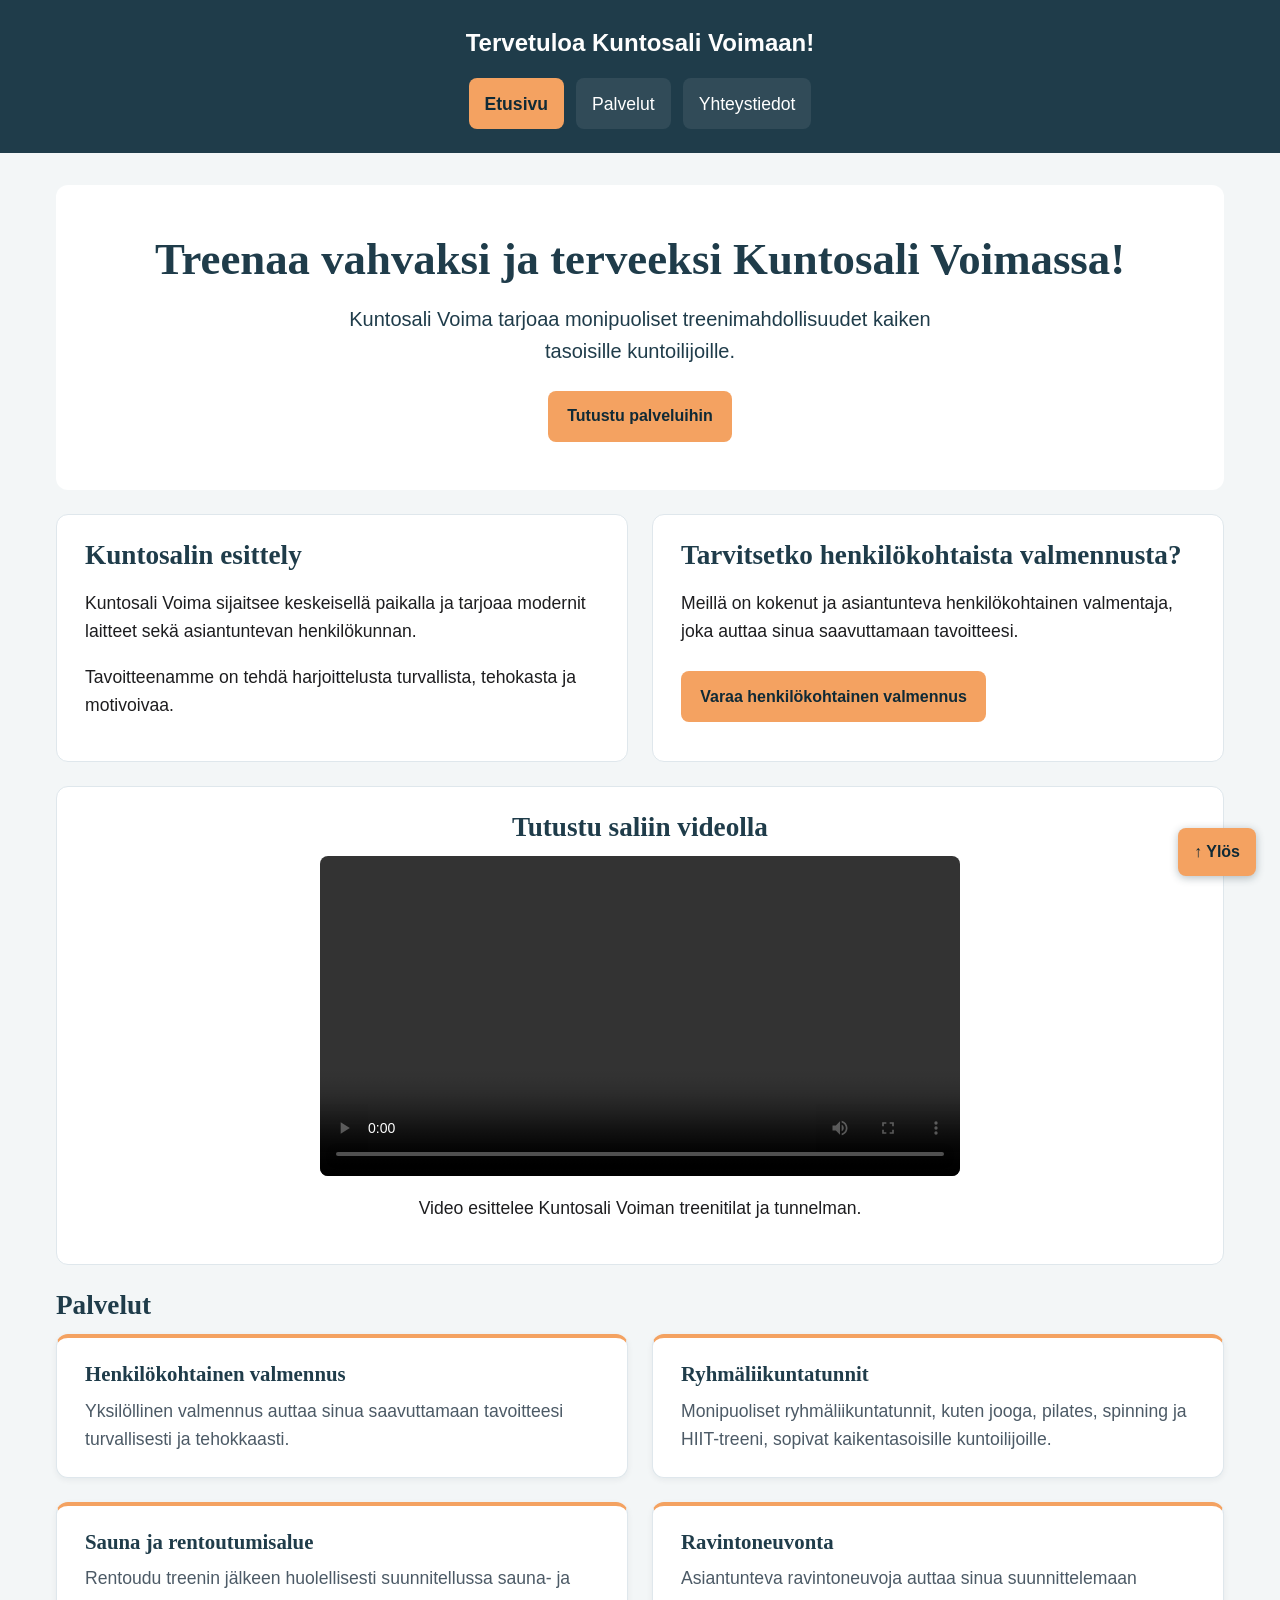
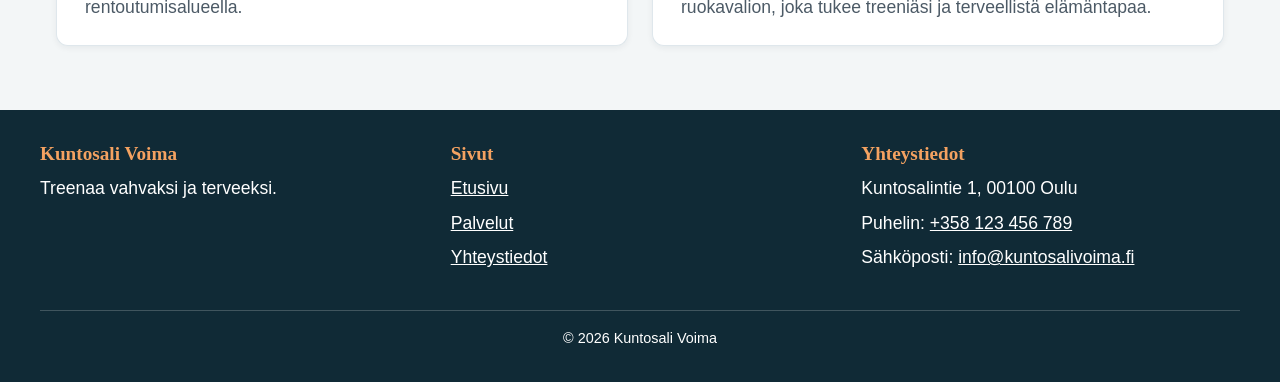
<file: index.html>
<!DOCTYPE html>
<html lang="fi">

<head>
    <!-- Sivun asetukset -->
    <meta charset="UTF-8">
    <meta name="viewport" content="width=device-width, initial-scale=1.0">
    <title>Kuntosali Voima | Etusivu</title>
    <link rel="icon" href="kuvat/favicon.svg" type="image/svg+xml">
    <link rel="stylesheet" href="css/style.css">
</head>

<body>
    <header>
        <p>Tervetuloa Kuntosali Voimaan!</p>
        <nav aria-label="Päävalikko">
            <ul>
                <li><a href="index.html" aria-current="page">Etusivu</a></li>
                <li><a href="palvelut.html">Palvelut</a></li>
                <li><a href="yhteystiedot.html">Yhteystiedot</a></li>
            </ul>
        </nav>
    </header>

    <main>
        <!-- Hero: leveä pääesittely -->
        <section class="hero">
            <h1>Treenaa vahvaksi ja terveeksi Kuntosali Voimassa!</h1>
            <p>Kuntosali Voima tarjoaa monipuoliset treenimahdollisuudet kaiken tasoisille kuntoilijoille.</p>
            <a href="palvelut.html">Tutustu palveluihin</a>
        </section>

        <!-- Kaksi saraketta rinnakkain: esittely ja valmennuskehote -->
        <div class="two-column">
            <section>
                <h2>Kuntosalin esittely</h2>
                <p>Kuntosali Voima sijaitsee keskeisellä paikalla ja tarjoaa modernit laitteet sekä asiantuntevan
                    henkilökunnan.</p>
                <p>Tavoitteenamme on tehdä harjoittelusta turvallista, tehokasta ja motivoivaa.</p>
            </section>

            <!-- Personal trainer varaus -->
            <section>
                <h2>Tarvitsetko henkilökohtaista valmennusta?</h2>
                <p>Meillä on kokenut ja asiantunteva henkilökohtainen valmentaja, joka auttaa sinua saavuttamaan
                    tavoitteesi.</p>
                <a href="yhteystiedot.html">Varaa henkilökohtainen valmennus</a>
            </section>
        </div>

        <!-- Esittelyvideo -->
        <section class="video-section">
            <h2>Tutustu saliin videolla</h2>
            <video controls preload="metadata" width="640" height="360">
                <source src="media/gym.mp4" type="video/mp4">
                 Selaimesi ei tue videon toistoa. Video esittelee Kuntosali Voiman treenitilat.
            </video>
            <p>Video esittelee Kuntosali Voiman treenitilat ja tunnelman.</p>
        </section>

        <!-- Palvelut -->
        <section class="section-plain">
            <h2>Palvelut</h2>
            <div class="card-grid">
                <article class="card">
                    <h3>Henkilökohtainen valmennus</h3>
                    <p>Yksilöllinen valmennus auttaa sinua saavuttamaan tavoitteesi turvallisesti ja tehokkaasti.</p>
                </article>

                <article class="card">
                    <h3>Ryhmäliikuntatunnit</h3>
                    <p>Monipuoliset ryhmäliikuntatunnit, kuten jooga, pilates, spinning ja HIIT-treeni, sopivat
                        kaikentasoisille
                        kuntoilijoille.</p>
                </article>

                <article class="card">
                    <h3>Sauna ja rentoutumisalue</h3>
                    <p>Rentoudu treenin jälkeen huolellisesti suunnitellussa sauna- ja rentoutumisalueella.</p>
                </article>

                <article class="card">
                    <h3>Ravintoneuvonta</h3>
                    <p>Asiantunteva ravintoneuvoja auttaa sinua suunnittelemaan ruokavalion, joka tukee treeniäsi ja
                        terveellistä elämäntapaa.</p>
                </article>
            </div>
        </section>
    </main>
    
    <!-- Alaosa: yhteenveto, sivukartta ja yhteystiedot -->
    <footer>
        <div class="footer-content">
            <div class="footer-column">
                <h2>Kuntosali Voima</h2>
                <p>Treenaa vahvaksi ja terveeksi.</p>
            </div>

            <div class="footer-column">
                <h2>Sivut</h2>
                <ul>
                    <li><a href="index.html">Etusivu</a></li>
                    <li><a href="palvelut.html">Palvelut</a></li>
                    <li><a href="yhteystiedot.html">Yhteystiedot</a></li>
                </ul>
            </div>

            <div class="footer-column">
                <h2>Yhteystiedot</h2>
                <p>Kuntosalintie 1, 00100 Oulu</p>
                <p>Puhelin: <a href="tel:+358123456789">+358 123 456 789</a></p>
                <p>Sähköposti: <a href="mailto:info@kuntosalivoima.fi">info@kuntosalivoima.fi</a></p>
            </div>
        </div>

        <p class="footer-bottom">&copy; 2026 Kuntosali Voima</p>
    </footer>
    
    <!-- Takaisin sivun alkuun -linkki -->
    <a href="#top" class="back-to-top" aria-label="Ylös, takaisin sivun alkuun">↑ Ylös</a>
</body>

</html>
</file>
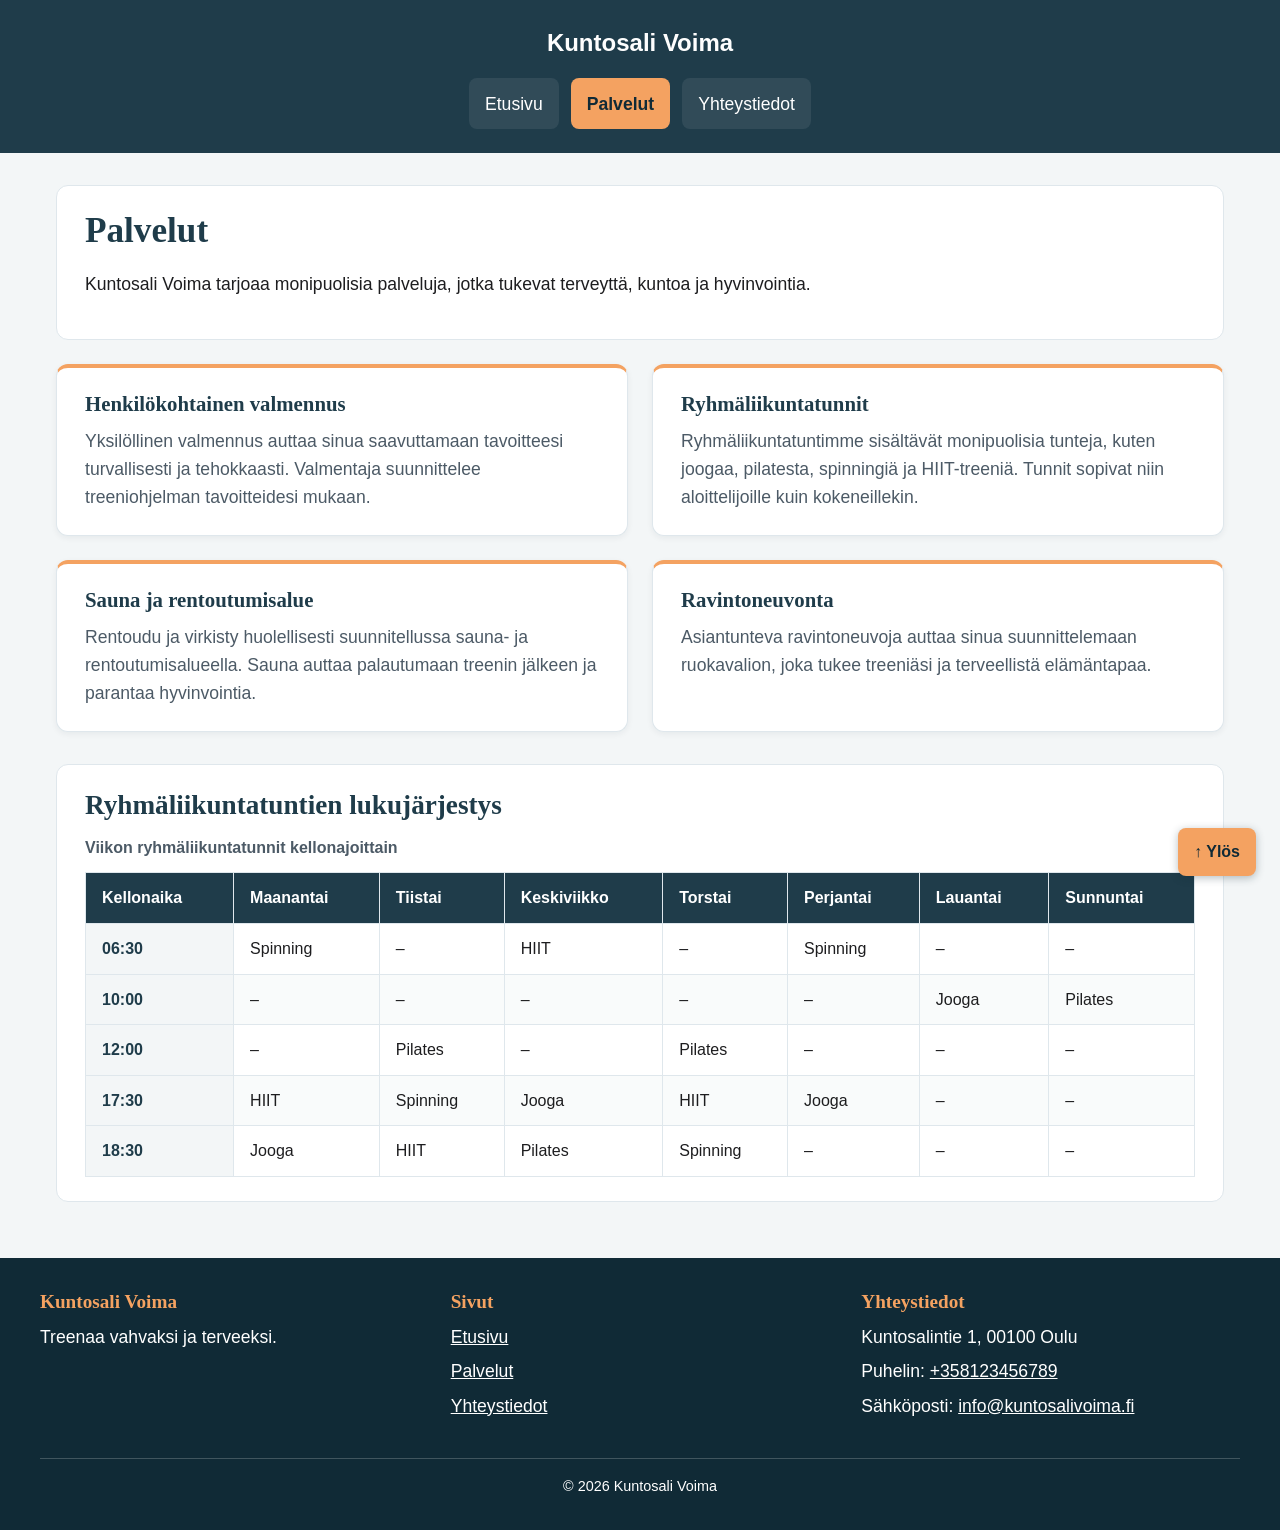
<file: palvelut.html>
<!DOCTYPE html>
<html lang="fi">

<head>
    <meta charset="UTF-8">
    <meta name="viewport" content="width=device-width, initial-scale=1.0">
    <title>Kuntosali Voima | Palvelut</title>
    <link rel="icon" href="kuvat/favicon.svg" type="image/svg+xml">
    <link rel="stylesheet" href="css/style.css">
</head>

<body>
    <!-- Sivun yläosa: otsikko ja päävalikko -->
    <header>
        <p>Kuntosali Voima</p>
    <!-- Päävalikko: nykyinen sivu merkitty aria-current-attribuutilla -->
        <nav aria-label="Päävalikko">
            <ul>
                <li><a href="index.html">Etusivu</a></li>
                <li><a href="palvelut.html" aria-current="page">Palvelut</a></li>
                <li><a href="yhteystiedot.html">Yhteystiedot</a></li>
            </ul>
        </nav>
    </header>

    <main>
        <!-- Sivun johdanto -->
        <section>
            <h1>Palvelut</h1>
            <p>Kuntosali Voima tarjoaa monipuolisia palveluja, jotka tukevat terveyttä, kuntoa ja hyvinvointia.</p>
        </section>
        
        <!-- Palvelukortit ruudukossa -->
        <div class="card-grid">
            <article class="card">
                <h2>Henkilökohtainen valmennus</h2>
                <p>Yksilöllinen valmennus auttaa sinua saavuttamaan tavoitteesi turvallisesti ja tehokkaasti. Valmentaja
                    suunnittelee treeniohjelman tavoitteidesi mukaan.</p>
            </article>

            <article class="card">
                <h2>Ryhmäliikuntatunnit</h2>
                <p>Ryhmäliikuntatuntimme sisältävät monipuolisia tunteja, kuten joogaa, pilatesta, spinningiä ja
                    HIIT-treeniä. Tunnit sopivat niin aloittelijoille kuin kokeneillekin.</p>
            </article>

            <article class="card">
                <h2>Sauna ja rentoutumisalue</h2>
                <p>Rentoudu ja virkisty huolellisesti suunnitellussa sauna- ja rentoutumisalueella. Sauna auttaa
                    palautumaan treenin jälkeen ja parantaa hyvinvointia.</p>
            </article>

            <article class="card">
                <h2>Ravintoneuvonta</h2>
                <p>Asiantunteva ravintoneuvoja auttaa sinua suunnittelemaan ruokavalion, joka tukee treeniäsi ja
                    terveellistä elämäntapaa.</p>
            </article>
        </div>
        <!-- ===== VAIHE 5: Ryhmäliikuntatuntien lukujärjestys Taulukko alkaa tästä ===== -->
        <section>
            <h2>Ryhmäliikuntatuntien lukujärjestys</h2>

            <!-- Table-wrapper mahdollistaa vaakavierityksen kapealla näytöllä.
                 role ja aria-label kertovat ruudunlukijalle, mikä alue on kyseessä.
                 tabindex="0" mahdollistaa vierittämisen näppäimistöllä. -->
            <div class="table-wrapper" role="region" aria-label="Ryhmäliikuntatuntien lukujärjestys" tabindex="0">
                <table class="schedule">
                    <!-- Taulukon otsikko -->
                    <caption>Viikon ryhmäliikuntatunnit kellonajoittain</caption>
                    <!-- Otsikkorivi: scope="col" kertoo, että solu on sarakkeen otsikko -->
                    <thead>
                        <tr>
                            <th scope="col">Kellonaika</th>
                            <th scope="col">Maanantai</th>
                            <th scope="col">Tiistai</th>
                            <th scope="col">Keskiviikko</th>
                            <th scope="col">Torstai</th>
                            <th scope="col">Perjantai</th>
                            <th scope="col">Lauantai</th>
                            <th scope="col">Sunnuntai</th>
                        </tr>
                    </thead>
                    <!-- Taulukon varsinainen sisältö.
                         Jokaisen rivin alussa on kellonaika riviotsikkona (scope="row"),
                         ja – tarkoittaa, ettei tuntia ole. -->
                    <tbody>
                        <!-- Aamu -->
                        <tr>
                            <th scope="row">06:30</th>
                            <td>Spinning</td>
                            <td>–</td>
                            <td>HIIT</td>
                            <td>–</td>
                            <td>Spinning</td>
                            <td>–</td>
                            <td>–</td>
                        </tr>
                        <!-- Viikonlopun aamutunnit -->
                        <tr>
                            <th scope="row">10:00</th>
                            <td>–</td>
                            <td>–</td>
                            <td>–</td>
                            <td>–</td>
                            <td>–</td>
                            <td>Jooga</td>
                            <td>Pilates</td>
                        </tr>
                        <!-- Lounas -->
                        <tr>
                            <th scope="row">12:00</th>
                            <td>–</td>
                            <td>Pilates</td>
                            <td>–</td>
                            <td>Pilates</td>
                            <td>–</td>
                            <td>–</td>
                            <td>–</td>
                        </tr>
                        <!-- Iltapäivä -->
                        <tr>
                            <th scope="row">17:30</th>
                            <td>HIIT</td>
                            <td>Spinning</td>
                            <td>Jooga</td>
                            <td>HIIT</td>
                            <td>Jooga</td>
                            <td>–</td>
                            <td>–</td>
                        </tr>
                        <!-- Ilta -->
                        <tr>
                            <th scope="row">18:30</th>
                            <td>Jooga</td>
                            <td>HIIT</td>
                            <td>Pilates</td>
                            <td>Spinning</td>
                            <td>–</td>
                            <td>–</td>
                            <td>–</td>
                        </tr>
                    </tbody>
                </table>
            </div>
        </section>
        <!-- ===== VAIHE 5: Ryhmäliikuntatuntien lukujärjestys (päättyy tähän) ===== -->
    </main>
    <!-- Alaosa: yhteenveto, sivukartta ja yhteystiedot -->
    <footer>
        <div class="footer-content">
            <div class="footer-column">
                <h2>Kuntosali Voima</h2>
                <p>Treenaa vahvaksi ja terveeksi.</p>
            </div>

            <div class="footer-column">
                <h2>Sivut</h2>
                <ul>
                    <li><a href="index.html">Etusivu</a></li>
                    <li><a href="palvelut.html">Palvelut</a></li>
                    <li><a href="yhteystiedot.html">Yhteystiedot</a></li>
                </ul>
            </div>

            <div class="footer-column">
                <h2>Yhteystiedot</h2>
                <p>Kuntosalintie 1, 00100 Oulu</p>
                <p>Puhelin: <a href="tel:+358123456789">+358123456789</a></p>
                <p>Sähköposti: <a href="mailto:info@kuntosalivoima.fi">info@kuntosalivoima.fi</a></p>
            </div>
        </div>

        <p class="footer-bottom">&copy; 2026 Kuntosali Voima</p>
    </footer>
    <!-- Takaisin sivun alkuun -linkki -->
    <a href="#top" class="back-to-top" aria-label="Ylös, takaisin sivun alkuun">↑ Ylös</a>
</body>

</html>
</file>
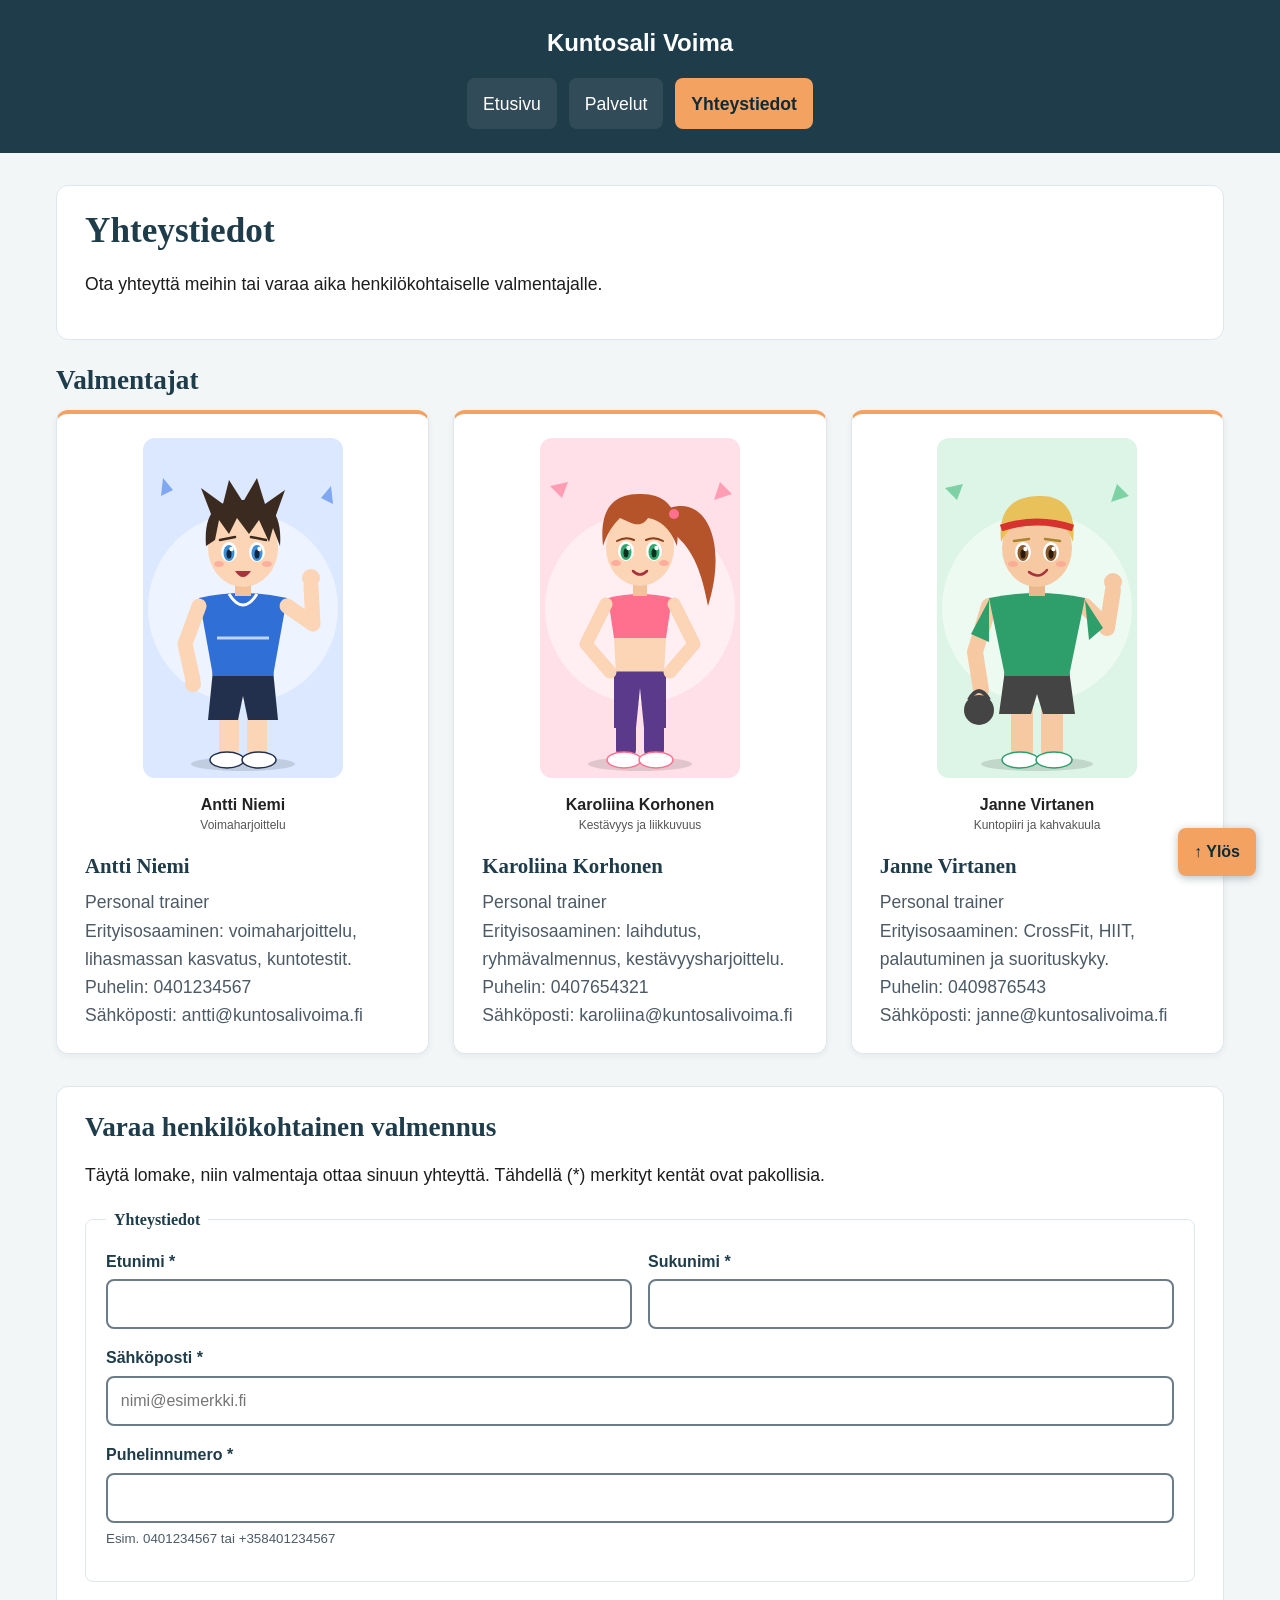
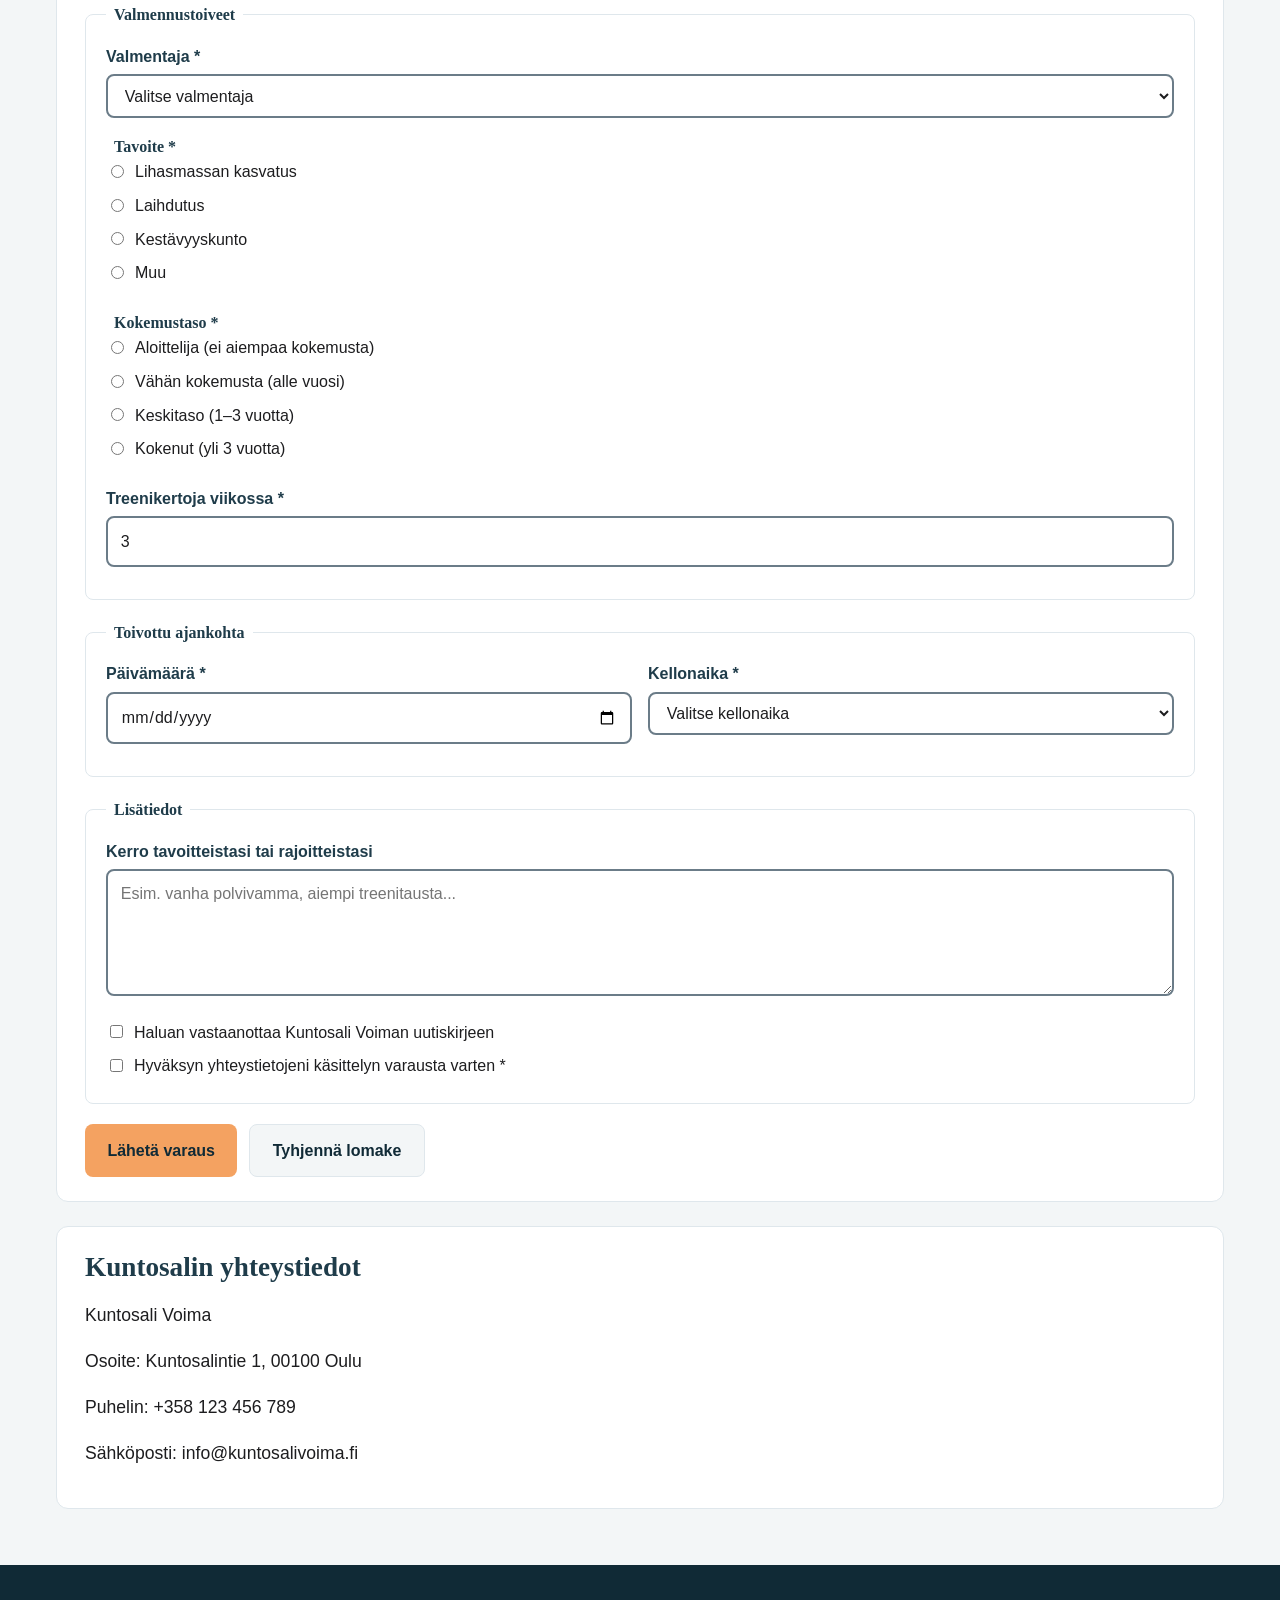
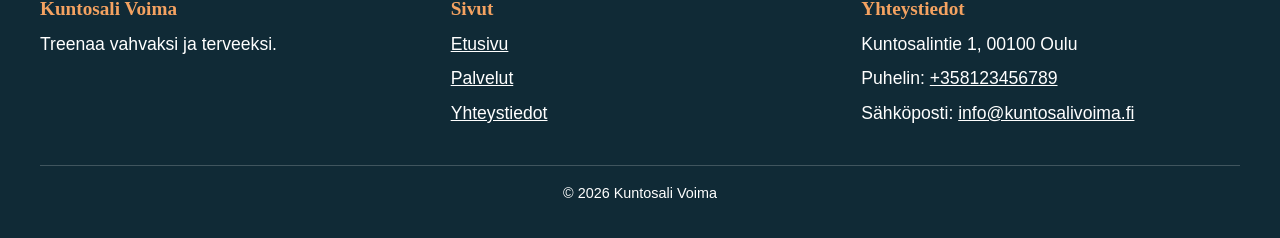
<file: yhteystiedot.html>
<!DOCTYPE html>
<html lang="fi">

<head>
    <meta charset="UTF-8">
    <meta name="viewport" content="width=device-width, initial-scale=1.0">
    <title>Kuntosali Voima | Yhteystiedot</title>
    <link rel="icon" href="kuvat/favicon.svg" type="image/svg+xml">
    <link rel="stylesheet" href="css/style.css">
</head>

<body>
    <!-- Sivun yläosa: otsikko ja päävalikko nykyinen sivu merkitty aria-current-attribuutilla -->
    <header>
        <p>Kuntosali Voima</p>
        <nav aria-label="Päävalikko">
            <ul>
                <li><a href="index.html">Etusivu</a></li>
                <li><a href="palvelut.html">Palvelut</a></li>
                <li><a href="yhteystiedot.html" aria-current="page">Yhteystiedot</a></li>
            </ul>
        </nav>
    </header>
    
    <!-- Sivun johdanto -->
    <main>
        <section>
            <h1>Yhteystiedot</h1>
            <p>Ota yhteyttä meihin tai varaa aika henkilökohtaiselle valmentajalle.</p>
        </section>
        
        <!-- Valmentajien esittelykortit -->
        <section class="section-plain">
            <h2>Valmentajat</h2>

            <div class="card-grid card-grid-3">
                <!-- Valmentajakortti: kuva, nimi, erityisosaaminen ja yhteystiedot -->
                <article class="card">
                    <img src="kuvat/antti_niemi.svg" alt="Antti Niemi" class="trainer-img" width="200" height="400">
                    <h3>Antti Niemi</h3>
                    <p>Personal trainer</p>
                    <p>Erityisosaaminen: voimaharjoittelu, lihasmassan kasvatus, kuntotestit.</p>
                    <p>Puhelin: 0401234567</p>
                    <p>Sähköposti: antti@kuntosalivoima.fi</p>
                </article>

                <article class="card">
                    <img src="kuvat/karoliina_korhonen.svg" alt="Karoliina Korhonen" class="trainer-img" width="200"
                        height="400">
                    <h3>Karoliina Korhonen</h3>
                    <p>Personal trainer</p>
                    <p>Erityisosaaminen: laihdutus, ryhmävalmennus, kestävyysharjoittelu.</p>
                    <p>Puhelin: 0407654321</p>
                    <p>Sähköposti: karoliina@kuntosalivoima.fi</p>
                </article>

                <article class="card">
                    <img src="kuvat/janne_virtanen.svg" alt="Janne Virtanen" class="trainer-img" width="200"
                        height="400">
                    <h3>Janne Virtanen</h3>
                    <p>Personal trainer</p>
                    <p>Erityisosaaminen: CrossFit, HIIT, palautuminen ja suorituskyky.</p>
                    <p>Puhelin: 0409876543</p>
                    <p>Sähköposti: janne@kuntosalivoima.fi</p>
                </article>
            </div>
        </section>

        <!-- VAIHE 5:Henkilökohtaisen valmennuksen varauslomake -->
        <section id="varaus">
            <h2>Varaa henkilökohtainen valmennus</h2>
            <p>Täytä lomake, niin valmentaja ottaa sinuun yhteyttä. Tähdellä (*) merkityt kentät ovat pakollisia.</p>

            <!-- action="#" koska sivulla ei ole palvelinta, joka vastaanottaisi lomakkeen -->
            <form class="booking-form" action="#" method="get">

                <!-- Ryhmä 1: yhteystiedot -->
                <fieldset>
                    <legend>Yhteystiedot</legend>

                    <!-- Etu- ja sukunimi vierekkäin -->
                    <div class="form-row">
                        <div class="form-field">
                            <label for="etunimi">Etunimi *</label>
                            <!-- minlength/maxlength rajaavat pituuden, autocomplete auttaa selainta täyttämään kentän -->
                            <input type="text" id="etunimi" name="etunimi" required minlength="2" maxlength="40"
                                autocomplete="given-name">
                        </div>

                        <div class="form-field">
                            <label for="sukunimi">Sukunimi *</label>
                            <input type="text" id="sukunimi" name="sukunimi" required minlength="2" maxlength="40"
                                autocomplete="family-name">
                        </div>
                    </div>

                    <div class="form-field">
                        <label for="sahkoposti">Sähköposti *</label>
                        <!-- type="email" tarkistaa sähköpostin muodon automaattisesti -->
                        <input type="email" id="sahkoposti" name="sahkoposti" required autocomplete="email"
                            placeholder="nimi@esimerkki.fi">
                    </div>

                    <div class="form-field">
                        <label for="puhelin">Puhelinnumero *</label>
                        <!-- pattern hyväksyy muodot 0401234567 ja +358401234567 (välilyönnit sallittu) -->
                        <input type="tel" id="puhelin" name="puhelin" required autocomplete="tel"
                            pattern="(\+358|0)[0-9 ]{6,12}"
                            title="Anna suomalainen numero, esim. 0401234567 tai +358401234567"
                            aria-describedby="puhelin-ohje">
                        <small id="puhelin-ohje">Esim. 0401234567 tai +358401234567</small>
                    </div>
                </fieldset>

                <!-- Ryhmä 2: valmennustoiveet -->
                <fieldset>
                    <legend>Valmennustoiveet</legend>

                    <div class="form-field">
                        <label for="valmentaja">Valmentaja *</label>
                        <!-- Valintalista: tyhjä value pakottaa käyttäjän valitsemaan jotain -->
                        <select id="valmentaja" name="valmentaja" required>
                            <option value="">Valitse valmentaja</option>
                            <option value="antti">Antti Niemi (voimaharjoittelu)</option>
                            <option value="karoliina">Karoliina Korhonen (laihdutus, kestävyys)</option>
                            <option value="janne">Janne Virtanen (CrossFit, HIIT)</option>
                            <option value="ei_valia">Ei väliä</option>
                        </select>
                    </div>

                    <!-- Radiopainikkeet: sama name, eri value, joten vain yksi voi olla valittuna -->
                    <fieldset class="inner-fieldset">
                        <legend>Tavoite *</legend>
                        <label class="option"><input type="radio" name="tavoite" value="lihasmassa" required>
                            Lihasmassan kasvatus</label>
                        <label class="option"><input type="radio" name="tavoite" value="laihdutus"> Laihdutus</label>
                        <label class="option"><input type="radio" name="tavoite" value="kestavyys">
                            Kestävyyskunto</label>
                        <label class="option"><input type="radio" name="tavoite" value="muu"> Muu</label>
                    </fieldset>

                      <!-- Kokemustaso radiopainikkeina: sama name, eri value, vain yksi voi olla valittuna -->
                    <fieldset class="inner-fieldset">
                        <legend>Kokemustaso *</legend>
                        <label class="option"><input type="radio" name="kokemus" value="1" required>
                            Aloittelija (ei aiempaa kokemusta)</label>
                        <label class="option"><input type="radio" name="kokemus" value="2">
                            Vähän kokemusta (alle vuosi)</label>
                        <label class="option"><input type="radio" name="kokemus" value="3">
                            Keskitaso (1–3 vuotta)</label>
                        <label class="option"><input type="radio" name="kokemus" value="4">
                            Kokenut (yli 3 vuotta)</label>
                    </fieldset>

                    <div class="form-field">
                        <label for="treenikerrat">Treenikertoja viikossa *</label>
                        <!-- Numerokenttä: min ja max rajaavat sallitut arvot -->
                        <input type="number" id="treenikerrat" name="treenikerrat" required min="1" max="7" value="3">
                    </div>
                </fieldset>

                <!-- Ryhmä 3: ajankohta -->
                <fieldset>
                    <legend>Toivottu ajankohta</legend>

                    <div class="form-row">
                        <div class="form-field">
                            <label for="toivottu_pvm">Päivämäärä *</label>
                            <!-- min estää menneen päivämäärän valinnan (päivitä arvo tarvittaessa) -->
                            <input type="date" id="toivottu_pvm" name="toivottu_pvm" required min="2026-11-06">
                        </div>

                        <div class="form-field">
                            <label for="toivottu_aika">Kellonaika *</label>
                            <!-- Valintalista: sallitut ajat on listattu käsin, joten muita minuutteja ei voi valita -->
                            <select id="toivottu_aika" name="toivottu_aika" required>
                                <option value="">Valitse kellonaika</option>
                                <option value="06:00">06:00</option>
                                <option value="06:30">06:30</option>
                                <option value="07:00">07:00</option>
                                <option value="07:30">07:30</option>
                                <option value="08:00">08:00</option>
                                <option value="08:30">08:30</option>
                                <option value="09:00">09:00</option>
                                <option value="09:30">09:30</option>
                                <option value="10:00">10:00</option>
                                <option value="10:30">10:30</option>
                                <option value="11:00">11:00</option>
                                <option value="11:30">11:30</option>
                                <option value="12:00">12:00</option>
                                <option value="12:30">12:30</option>
                                <option value="13:00">13:00</option>
                                <option value="13:30">13:30</option>
                                <option value="14:00">14:00</option>
                                <option value="14:30">14:30</option>
                                <option value="15:00">15:00</option>
                                <option value="15:30">15:30</option>
                                <option value="16:00">16:00</option>
                                <option value="16:30">16:30</option>
                                <option value="17:00">17:00</option>
                                <option value="17:30">17:30</option>
                            </select>
                        </div>
                    </div>
                </fieldset>

                <!-- Ryhmä 4: lisätiedot ja suostumus -->
                <fieldset>
                    <legend>Lisätiedot</legend>

                    <div class="form-field">
                        <label for="lisatiedot">Kerro tavoitteistasi tai rajoitteistasi</label>
                        <!-- Pitkä teksti: maxlength rajaa pituuden -->
                        <textarea id="lisatiedot" name="lisatiedot" rows="4" maxlength="500"
                            placeholder="Esim. vanha polvivamma, aiempi treenitausta..."></textarea>
                    </div>

                    <!-- Valinnainen valintaruutu -->
                    <label class="option"><input type="checkbox" name="uutiskirje" value="kylla"> Haluan
                        vastaanottaa Kuntosali Voiman uutiskirjeen</label>

                    <!-- Pakollinen valintaruutu: lomaketta ei voi lähettää ilman valintaa -->
                    <label class="option"><input type="checkbox" name="suostumus" value="kylla" required> Hyväksyn
                        yhteystietojeni käsittelyn varausta varten *</label>
                </fieldset>

                <!-- Painikkeet: submit lähettää lomakkeen, reset tyhjentää kentät -->
                <div class="form-actions">
                    <button type="submit">Lähetä varaus</button>
                    <button type="reset" class="button-secondary">Tyhjennä lomake</button>
                </div>
            </form>
            <!-- VAIHE 5: Henkilökohtaisen valmennuksen varauslomake (päättyy tähän) -->
        </section>
        
        <!-- Kuntosalin yleiset yhteystiedot -->
        <section>
            <h2>Kuntosalin yhteystiedot</h2>
            <p>Kuntosali Voima</p>
            <p>Osoite: Kuntosalintie 1, 00100 Oulu</p>
            <p>Puhelin: +358 123 456 789</p>
            <p>Sähköposti: info@kuntosalivoima.fi</p>
        </section>
    </main>
    <!-- Alaosa: yhteenveto, sivukartta ja yhteystiedot -->
    <footer>
        <div class="footer-content">
            <div class="footer-column">
                <h2>Kuntosali Voima</h2>
                <p>Treenaa vahvaksi ja terveeksi.</p>
            </div>

            <div class="footer-column">
                <h2>Sivut</h2>
                <ul>
                    <li><a href="index.html">Etusivu</a></li>
                    <li><a href="palvelut.html">Palvelut</a></li>
                    <li><a href="yhteystiedot.html">Yhteystiedot</a></li>
                </ul>
            </div>

            <div class="footer-column">
                <h2>Yhteystiedot</h2>
                <p>Kuntosalintie 1, 00100 Oulu</p>
                <p>Puhelin: <a href="tel:+358123456789">+358123456789</a></p>
                <p>Sähköposti: <a href="mailto:info@kuntosalivoima.fi">info@kuntosalivoima.fi</a></p>
            </div>
        </div>

        <p class="footer-bottom">&copy; 2026 Kuntosali Voima</p>
    </footer>
    <!-- Takaisin sivun alkuun -linkki -->
    <a href="#top" class="back-to-top" aria-label="Ylös, takaisin sivun alkuun">↑ Ylös</a>
</body>

</html>
</file>
<file: css/style.css>
/* Määritellään värimutttujat, joita käytetään sivulla.
Tämä tekee värimaailmasta yhtenäisen, koska sama väri käytetään useassa kohtaa. */
:root {
    --primary: #1f3c4a;
    --primary-dark: #102a36;
    --accent: #f4a261;
    --background: #f3f6f7;
    --surface: #ffffff;
    --text: #1d1d1f;
    --muted: #4c5a66;
    --border: #dfe7ec;
    --border-strong: #6b7c88;
    --content-width: 1100px;
}

/* Yleiset perusasetukset kaikille elementeille */
* {
    box-sizing: border-box;
}

/*Kuvat ja videot eivät ylitä vanhemman elementin leveyttä, ja niiden korkeus skaalautuu automaattisesti. */
img,
video {
    max-width: 100%;
    height: auto;
}

body {
    margin: 0;
    /* Poistetaan oletusmarginaali */
    font-family: "Segoe UI", Tahoma, Geneva, Verdana, sans-serif;
    /* Käytetään modernia fonttia */
    background: var(--background);
    /* Käytetään muuttujaa taustavärille */
    color: var(--text);
    line-height: 1.6;
    /* Parantaa luettavuutta lisäämällä riviväliä */

    /* Sivun runko: Flexbox pinoaa header, main ja footer päällekkäin.
       min-height: 100vh venyttää rungon vähintään näytön korkuiseksi. */
    display: flex;
    flex-direction: column;
    min-height: 100vh;
}

/* tekee yläosan tummansiniseksi ja lisää sisäistä tyhjää tilaa.*/
header {
    background: var(--primary);
    color: #ffffff;
    padding: 1.5rem 2rem;
    text-align: center;
    /*VAIHE 4 position ominaisuus*/
    position: sticky;
    /* header näkyvissä, kun sivua vieritetään */
    top: 0;
    /* header pysyy näytön yläreunassa */
    z-index: 100;
    /* header on muiden elementtien päällä */
}

/* muotoilee “Tervetuloa Kuntosali Voimaan!” */
header p {
    margin: 0 0 1rem 0;
    font-size: 1.5rem;
    font-weight: 700;
    color: rgba(255, 255, 255, 0.997);
}

/* asettaa navigaation enimmäisleveyden ja keskittää sen. */
nav {
    max-width: var(--content-width);
    margin: 0 auto;
}

/* muotoilee navigaatiolinkit vaakasuoraan ja poistaa listan pisteet. */
nav ul {
    list-style: none;
    margin: 0 auto;
    padding: 0;
    display: flex;
    justify-content: center;
    flex-wrap: wrap;
    gap: 0.75rem;
}

/* muotoilee navigaatiolinkit valkoiseksi, hieman läpinäkyväksi, pyöristetyksi */
nav a {
    display: inline-block;
    color: #ffffff;
    text-decoration: none;
    background: rgba(255, 255, 255, 0.08);
    padding: 0.7rem 1rem;
    border-radius: 8px;
    transition: background 0.2s ease;
    /* Lisää pehmeän siirtymän hover-efektille */
}

/* muotoilee hover-efektin navigaatiolinkeille, jolloin taustaväri muuttuu oranssiksi ja teksti tummemmaksi. */
nav a:hover {
    background: var(--accent);
    color: var(--primary-dark);
}

/* Nykyisen sivun korostus, aktiivinen sivu näkyy oranssina ja vaale teksti muuttuu tummaksi */
nav a[aria-current="page"] {
    background: var(--accent);
    color: var(--primary-dark);
    font-weight: 700;
}

/* asettaa pääsisällölle enimmäisleveyden, keskittää sen ja lisää marginaalia. */
main {
    max-width: var(--content-width);
    width: 100%;
    /* Tarvitaan, jotta main ei kutistu sisällön levyiseksi flex-sarakkeessa */
    margin: 2rem auto;
    padding: 0 1rem;
    flex: 1;
    /* Flexbox venyttää mainin täyttämään tilan headerin ja footerin välissä */
}

/* tekee sisältöalueista selkeät laatikot, joilla on reunat ja väliä. */
section {
    background: var(--surface);
    border: 1px solid var(--border);
    border-radius: 12px;
    padding: 1.5rem 1.75rem;
    margin-bottom: 1.5rem;
}

/* muotoilee otsikoiden värit, fontit ja rivivälin. */
h1,
h2,
h3 {
    color: var(--primary);
    font-family: Georgia, "Times New Roman", serif;
    line-height: 1.2;
    margin-top: 0;
    overflow-wrap: break-word;
}

/* asettaa pääotsikon koon ja alarivin välin. */
h1 {
    font-size: 2.2rem;
    margin-bottom: 1rem;
}

/* asettaa alaotsikoiden koon ja välin. */
h2 {
    font-size: 1.7rem;
    margin-bottom: 0.8rem;
}

/* määrittää tekstien värit ja koon lukemisen helpottamiseksi. */
p,
li {
    color: var(--text);
    font-size: 1.1rem;
    overflow-wrap: anywhere;
}

/* muotoilee pääsisällön linkit painikkeen kaltaisesti. */
main a {
    display: inline-block;
    background: var(--accent);
    color: var(--primary-dark);
    text-decoration: none;
    padding: 0.8rem 1.2rem;
    border-radius: 8px;
    font-weight: 700;
    margin-top: 0.5rem;
}

/* muotoilee linkin hover-tilan, jolloin tausta muuttuu tummemmaksi. */
main a:hover {
    background: #e5914d;
}

/* tekee footerista tumman alueen, joka erottuu selvästi sivusta. */
footer {
    background: var(--primary-dark);
    color: #ffffff;
    padding: 2rem 1rem;
}

/* Footerin sarakkeet: Flexbox asettaa sarakkeet vierekkäin.
   flex-wrap ja flex: 1 1 220px pudottavat sarakkeet allekkain kapealla näytöllä. */
.footer-content {
    display: flex;
    flex-wrap: wrap;
    gap: 2rem;
    max-width: var(--content-width);
    margin: 0 auto;
}

.footer-column {
    flex: 1 1 220px;
}

.footer-column h2 {
    font-size: 1.2rem;
    margin-bottom: 0.6rem;
    color: var(--accent);
}

.footer-column p {
    margin: 0 0 0.4rem 0;
    overflow-wrap: anywhere;
}

/* Linkkilista ilman luettelomerkkejä */
.footer-column ul {
    list-style: none;
    margin: 0;
    padding: 0;
}

.footer-column li {
    color: #ffffff;
    margin-bottom: 0.4rem;
}

/* Footerin linkit: ilman tätä ne olisivat selaimen oletussinisiä, huonosti luettavia tummalla pohjalla */
footer a {
    color: #ffffff;
    text-decoration: underline;
}

footer a:hover,
footer a:focus {
    color: var(--accent);
}

/* Alin rivi: erotinviiva ja keskitetty teksti */
.footer-bottom {
    max-width: var(--content-width);
    margin: 2rem auto 0 auto;
    padding-top: 1rem;
    border-top: 1px solid rgba(255, 255, 255, 0.2);
    text-align: center;
    font-size: 0.9rem;
}

/* muotoilee footerin tekstin valkoiseksi kontrastin vuoksi. */
footer h2,
footer p {
    color: #ffffff;
}

/*Korttiruudukko: Grid jakaa kortit automaattisesti riveihin ja sarakkeisiin.*/
.card-grid {
    display: grid;
    grid-template-columns: repeat(auto-fit, minmax(min(400px, 100%), 1fr));
    gap: 1.5rem;
    margin-bottom: 2rem;
}

.card-grid-3 {
    grid-template-columns: repeat(auto-fit, minmax(min(250px, 100%), 1fr));
}

/* Yksittäisen kortin muotoilu*/
.card {
    background: var(--surface);
    border: 1px solid var(--border);
    border-radius: 12px;
    padding: 1.5rem 1.75rem;
    box-shadow: 0 2px 6px rgba(16, 42, 54, 0.06);
    border-top: 4px solid var(--accent);
}

/* Kortin otsikoiden muotoilu */
.card h2,
.card h3 {
    font-size: 1.3rem;
    margin-bottom: 0.6rem;
}

/* Kortin tekstien muotoilu */
.card p {
    margin: 0;
    color: var(--muted);
    overflow-wrap: anywhere;
}

/* Poistaa etusivun taustan, jolloin grid ei ole laatikon sisällä */
.section-plain {
    background: transparent;
    border: none;
    padding: 0;
}

/* Hero-osio: Tekstikeskeinen osio, joka on keskitetty ja erottuu muusta sisällöstä. */
.hero {
    background: var(--surface);
    border: none;
    text-align: center;
    padding: 3rem 2rem;
}

/* Hero-osion otsikon ja tekstin värit, jotta ne erottuvat taustasta. */
.hero h1,
.hero p {
    color: var(--primary);
}

/* Hero-osion tekstin maksimileveys ja marginaali, jotta se on helposti luettavissa. */
.hero p {
    max-width: 650px;
    margin: 0 auto 1rem auto;
    font-size: 1.15rem;
}

/* Kaksi saraketta: Grid asettaa osiot rinnakkain leveällä näytöllä.
   Kapealla näytöllä sarakkeet putoavat allekkain.*/
.two-column {
    display: grid;
    grid-template-columns: repeat(auto-fit, minmax(min(320px, 100%), 1fr));
    gap: 1.5rem;
    margin-bottom: 1.5rem;
}

/* Ruudukon sisällä väli tulee gapista, joten poistetaan section-säännön marginaali */
.two-column section {
    margin-bottom: 0;
}

/* Valmentajakuvat korteissa */
.trainer-img {
    display: block;
    width: 100%;
    max-width: 200px;
    height: auto;
    margin: 0 auto 1rem auto;
}

/* Videon asetukset */
video {
    display: block;
    width: 100%;
    max-width: 640px;
    height: auto;
    margin: 0 auto 1rem auto;
    border-radius: 8px;
}

/* tekstien muotoilu videosektiossa */
.video-section {
    text-align: center;
}

/* Takaisin ylös -painike: pysyy kiinni näkymän oikeassa alakulmassa */
.back-to-top {
    position: fixed;
    right: 1.5rem;
    bottom: 1.5rem;
    z-index: 90;
    background: var(--accent);
    color: var(--primary-dark);
    text-decoration: none;
    font-weight: 700;
    padding: 0.7rem 1rem;
    border-radius: 8px;
    box-shadow: 0 2px 8px rgba(16, 42, 54, 0.3);
}

/* Takaisin ylös -painikkeen hover-efekti */
.back-to-top:hover,
.back-to-top:focus {
    background: #e5914d;
}

/* smooth tekee vierityksestä pehmeän. */
html {
    scroll-behavior: smooth;
}

/* OSIO 5: TAULUKKO */
/* table-wrapper: leveä taulukko vierittyy vaakasuunnassa kapealla näytöllä eikä riko sivua */
.table-wrapper {
    overflow-x: auto;
}

/* Taulukko täyttää koko leveyden. min-width estää solujen liiallisen kutistumisen,
   ja border-collapse yhdistää solujen reunat yhdeksi viivaksi. */
.schedule {
    width: 100%;
    min-width: 700px;
    border-collapse: collapse;
}

/* Taulukon otsikko (caption): taulukon yläpuolella, vasemmalla, harmaalla värillä */
.schedule caption {
    caption-side: top;
    text-align: left;
    font-weight: 700;
    color: var(--muted);
    padding-bottom: 0.75rem;
}

/* Kaikki solut: sama täyte, vasen tasaus ja ylös tasaus,
   jolloin sisältö alkaa jokaisessa solussa samasta kohdasta */
.schedule th,
.schedule td {
    padding: 0.75rem 1rem;
    text-align: left;
    vertical-align: top;
    border: 1px solid var(--border);
}

/* Sarakeotsikot: tumma tausta ja valkoinen teksti */
.schedule thead th {
    background: var(--primary);
    color: #ffffff;
    font-weight: 700;
}

/* Riviotsikot (kellonajat): vaalea tausta, eikä aika katkea kahdelle riville */
.schedule tbody th {
    background: var(--background);
    color: var(--primary);
    white-space: nowrap;
}

/* Raidoitus: joka toisen rivin solut hieman eri värillä luettavuuden parantamiseksi */
.schedule tbody tr:nth-child(even) td {
    background: #f9fbfb;
}

/* Hover-efekti: rivi korostuu vaalean oranssina, kun hiiri on sen päällä */
.schedule tbody tr:hover td {
    background: #fdf0e4;
}

/* OSIO 5: LOMAKE MUOTOILU */
/* Lomake: ryhmät allekkain */
.booking-form fieldset {
    border: 1px solid var(--border);
    border-radius: 8px;
    padding: 1rem 1.25rem;
    margin: 0 0 1.25rem 0;
    min-width: 0;
}

/* Ryhmän otsikko (legend) */
.booking-form legend {
    font-family: Georgia, "Times New Roman", serif;
    font-weight: 700;
    color: var(--primary);
    padding: 0 0.5rem;
}

/* Sisäkkäinen ryhmä (radiopainikkeet) ilman omaa reunaa */
.booking-form .inner-fieldset {
    border: none;
    padding: 0;
    margin: 0 0 1rem 0;
}

/* Yksi kenttä: label ja input allekkain */
.form-field {
    margin-bottom: 1rem;
}

/* Kaksi kenttää rinnakkain, kapealla näytöllä allekkain */
.form-row {
    display: grid;
    grid-template-columns: repeat(auto-fit, minmax(min(220px, 100%), 1fr));
    gap: 1rem;
}

/* Kenttien otsikot */
.booking-form label {
    display: block;
    font-weight: 600;
    margin-bottom: 0.3rem;
    color: var(--primary);
}

/* Tekstikentät, valintalista ja tekstialue täyttävät koko leveyden */
.booking-form input[type="text"],
.booking-form input[type="email"],
.booking-form input[type="tel"],
.booking-form input[type="number"],
.booking-form input[type="date"],
.booking-form select,
.booking-form textarea {
    width: 100%;
    padding: 0.65rem 0.8rem;
    border: 2px solid var(--border-strong);
    border-radius: 8px;
    font: inherit;
    background: var(--surface);
    color: var(--text);
}

/* Tekstialueen koon muuttaminen vain pystysuunnassa */
.booking-form textarea {
    resize: vertical;
}

/* Ohjetekstit kenttien alla */
.booking-form small {
    display: block;
    margin-top: 0.3rem;
    color: var(--muted);
}

/* Radiopainikkeet ja valintaruudut: label ja ruutu samalle riville */
.booking-form .option {
    display: flex;
    align-items: flex-start;
    gap: 0.5rem;
    font-weight: 400;
    color: var(--text);
    margin-bottom: 0.5rem;
}

/* Ruutu ei kutistu pitkän tekstin vieressä ja asettuu tekstin ensimmäisen rivin kohdalle */
.booking-form .option input {
    flex-shrink: 0;
    margin-top: 0.35rem;
}

/* Validointi: reunus muuttuu vasta, kun käyttäjä on muokannut kenttää */
.booking-form input:user-invalid,
.booking-form select:user-invalid,
.booking-form textarea:user-invalid {
    border-color: #c0392b;
    background: #fdf1f0;
}

.booking-form input:user-valid,
.booking-form select:user-valid,
.booking-form textarea:user-valid {
    border-color: #2e8b57;
}

/* Painikkeet */
.form-actions {
    display: flex;
    flex-wrap: wrap;
    gap: 0.75rem;
}

.booking-form button {
    padding: 0.8rem 1.4rem;
    border: none;
    border-radius: 8px;
    background: var(--accent);
    color: var(--primary-dark);
    font: inherit;
    font-weight: 700;
    cursor: pointer;
}

.booking-form button:hover,
.booking-form button:focus {
    background: #e5914d;
}

/* Toissijainen painike (tyhjennä): vaalea tausta */
.booking-form .button-secondary {
    background: var(--background);
    border: 1px solid var(--border);
}

/* ===== VAIHE 6: RESPONSIIVISUUS (media queryt) ===== */

/* Suuri näyttö: leveämpi sisältöalue ja hieman suurempi pääotsikko */
@media (min-width: 1200px) {
    :root {
        --content-width: 1200px;
    }

    .hero h1 {
        font-size: 2.8rem;
    }

    .hero p {
        font-size: 1.25rem;
    }
}

/* Pieni näyttö (puhelin): kompaktimmat välit ja pienemmät otsikot */
@media (max-width: 600px) {
    header {
        padding: 1rem;
    }

    header p {
        font-size: 1.2rem;
        margin-bottom: 0.6rem;
    }

    nav ul {
        gap: 0.6rem;
    }

    nav a {
        padding: 0.7rem 0.5rem;
        font-size: 0.9rem;
    }

    main {
        margin: 1rem auto;
        padding: 0 0.75rem;
    }

    section {
        padding: 1.25rem 1rem;
    }

    .hero {
        padding: 2rem 1rem;
    }

    h1 {
        font-size: 1.7rem;
    }

    h2 {
        font-size: 1.4rem;
    }

    .card {
        padding: 1.25rem 1rem;
    }

    .booking-form fieldset {
        padding: 0.75rem;
    }

    /* Painikkeet koko leveydelle, jolloin ne ovat helppo painaa */
    .booking-form button {
        width: 100%;
    }

    .footer-content {
        gap: 1.5rem;
    }

    .back-to-top {
        right: 1rem;
        bottom: 1rem;
        padding: 0.5rem 0.8rem;
    }
}
</file>
